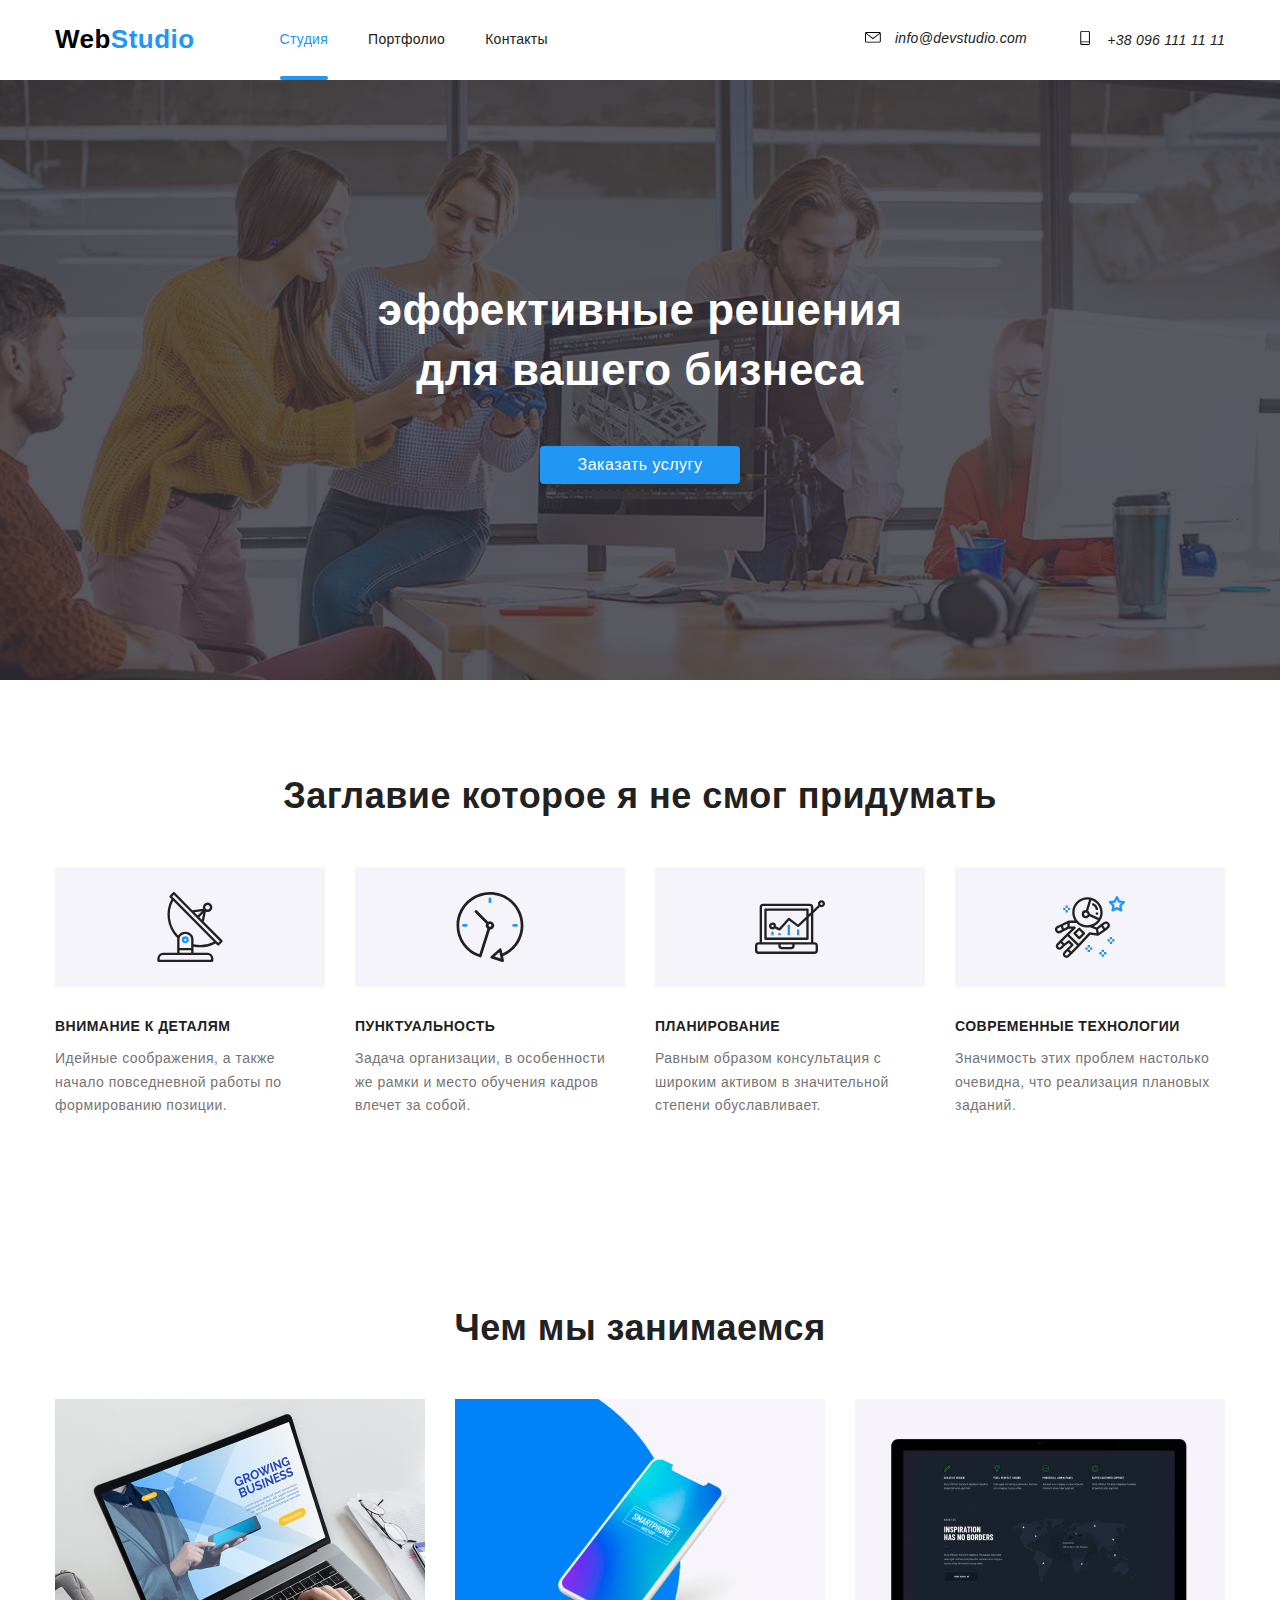
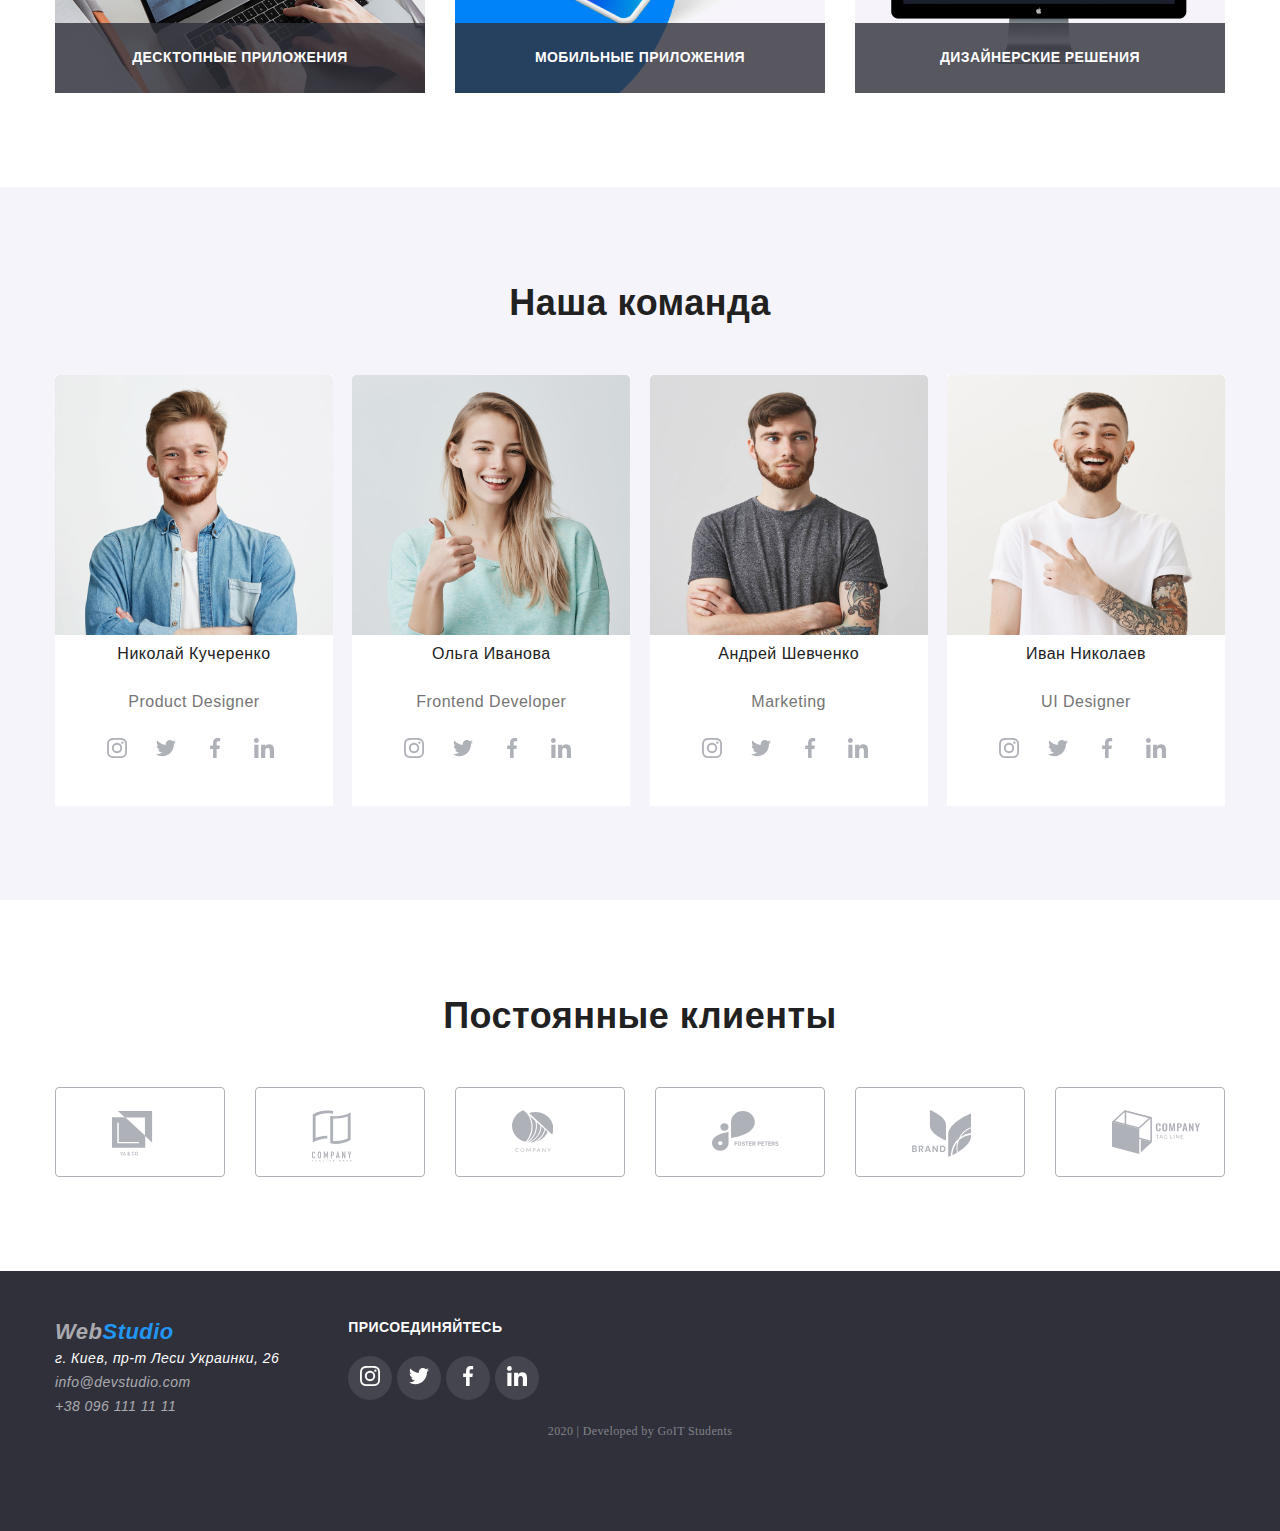
<file: index.html>
<!DOCTYPE html>
<html lang="ru">

<head>
  <meta charset="UTF-8" />
  <meta name="viewport" content="width=device-width, initial-scale=1.0" />
  <link rel="stylesheet"
    href="https://cdnjs.cloudflare.com/ajax/libs/modern-normalize/0.6.0/modern-normalize.min.css" />
  <link rel="stylesheet" href="./css/common.css" />
  <link rel="stylesheet" href="./css/styles.css" />
  <title>WEBstudIO</title>
</head>

<body class="page">
  <!-- ==========================================================
                                           HEADER                  
 ============================================================== -->
  <header class="page-header">
    <div class="container">
      <nav class="main-nav">
        <a class="header-logo" href="./index.html">Web<span class="logo-color">Studio</span></a>
        <ul class="nav-link list">
          <li class="item">
            <a href="./index.html" class="link-list current">Студия</a>
          </li>
          <li class="item">
            <a href="./portfolio.html" class="link-list">Портфолио</a>
          </li>
          <li class="item">
            <a href="./contacts.html" class="link-list">Контакты</a>
          </li>
        </ul>
        <address class="address">
          <a href="mailto:info@devstudio.com" class="link-list item">
            <svg class="mail" width="16" height="10.85">
              <use href="./img/sprite1.svg#mail"></use>
            </svg>
            info@devstudio.com</a>
          <a href="tel:+380961111111" class="link-list item">
            <svg class="phone" width="16" height="14.47">
              <use href="./img/sprite1.svg#hone"></use>
            </svg>
            +38 096 111 11 11</a>
        </address>
      </nav>
    </div>
  </header>
  <main>
    <!-- HERO -->
    <section class="hero overlay">
      <div class="container">
        <h1 class="hero-title">
          эффективные решения<br /> для вашего бизнеса
        </h1>
        <a href="" class="hero-button">Заказать услугу</a>
      </div>
    </section>
    <!-- Заглавие которое я не смог придумать, но оно потом будет скрыто -->
    <section class="section">
      <div class="container">
        <h2 class="section-title">Заглавие которое я не смог придумать</h2>
        <ul class="about-us">
          <li class="antenna tests">
            <!-- <img src="./img/advantage.jpg" alt="" class="link" width="270" height="120">-->
            <h3 class="title">Внимание к деталям</h3>
            <p>
              Идейные соображения, а также начало повседневной работы по формированию позиции.
            </p>
          </li>
          <li class="clock tests">
            <!-- <img src="./img/advantage.jpg" alt="" class="link" width="270" height="120">-->
            <h3 class="title">Пунктуальность</h3>
            <p>
              Задача организации, в особенности же рамки и место обучения кадров влечет за собой.
            </p>
          </li>
          <li class="computer tests">
            <!-- <img src="./img/advantage.jpg" alt="" class="link" width="270" height="120">-->
            <h3 class="title">Планирование</h3>
            <p>
              Равным образом консультация с широким активом в значительной степени обуславливает.
            </p>
          </li>
          <li class="kos tests">
            <!-- <img src=" ./img/advantage.jpg " alt=" " class="link " width="270 " height="120 ">-->
            <h3 class="title">Современные технологии</h3>
            <p>
              Значимость этих проблем настолько очевидна, что реализация плановых заданий.
            </p>
          </li>
        </ul>
      </div>
    </section>

    <!-- Чем мы занимаемся -->
    <section class="section">
      <div class="container">
        <h2 class="section-title">Чем мы занимаемся</h2>
        <ul class="work-list">
          <li>
            <img src="./img/noyt.jpg" alt="фото декстопные" width="370" height="294" />
            <div class="position-do">
              <p>Десктопные приложения</p>
            </div>
          </li>

          <li>
            <img src="./img/mob.jpg" alt="фото Мобильные" width="370" height="294" />
            <div class="position-do">
              <p>Мобильные приложения</p>
            </div>
          </li>
          <li>
            <img src="./img/monitor.jpg" alt="фото Дизайнерские решения" width="370" height="294" />
            <div class="position-do">
              <p>Дизайнерские решения</p>
            </div>
          </li>
        </ul>
      </div>
    </section>

    <!-- OUR TEAM -->
    <section class="team-section">
      <div class="container flex-team">
        <h2 class="section-title">Наша команда</h2>
        <ul class="team-list">
          <li class="hover-social">
            <img src="./img/imgjohn.svg " alt="John Smith " width="278" />
            <h3 lang="ru">Николай Кучеренко</h3>
            <p lang="en">Product Designer</p>
            <ul class="social-list">
              <a class="links-soc" href="https://www.instagram.com">
                <button class="btn-ic">
                  <svg class="btn-icon" width="20 " height="20">
                    <use href="./img/sprite.svg#instagram "></use>
                  </svg></button></a>
              <a href="https://twitter.com/ ">
                <button class="btn-ic">
                  <svg class="btn-icon" width="20" height="20">
                    <use href="./img/sprite.svg#twitter "></use>
                  </svg></button></a>
              <a href="https://www.facebook.com/ ">
                <button class="btn-ic">
                  <svg class="btn-icon" width="20 " height="20">
                    <use href="./img/sprite.svg#facebook "></use>
                  </svg></button></a>
              <a href="https://www.linkedin.com/ ">
                <button class="btn-ic">
                  <svg class="btn-icon" width="20 " height="20 ">
                    <use href="./img/sprite.svg#linkedin "></use>
                  </svg></button></a>
            </ul>
          </li>
          <li class="hover-social">
            <img src="./img/imgmarta.svg" alt="arta Stewart" width="278" />
            <h3 lang="ru">Ольга Иванова</h3>
            <p lang="en">Frontend Developer</p>
            <ul class="social-list">
              <a href="https://www.instagram.com">
                <button class="btn-ic">
                  <svg class="btn-icon" width="20 " height="20 ">
                    <use href="./img/sprite.svg#instagram "></use>
                  </svg></button></a>
              <a href="https://twitter.com/ ">
                <button class="btn-ic">
                  <svg class="btn-icon" width="20 " height="20 ">
                    <use href="./img/sprite.svg#twitter "></use>
                  </svg></button></a>
              <a href="https://www.facebook.com/ ">
                <button class="btn-ic">
                  <svg class="btn-icon" width="20 " height="20 ">
                    <use href="./img/sprite.svg#facebook "></use>
                  </svg></button></a>
              <a href="https://www.linkedin.com/ ">
                <button class="btn-ic">
                  <svg class="btn-icon" width="20 " height="20 ">
                    <use href="./img/sprite.svg#linkedin "></use>
                  </svg></button></a>
            </ul>
          </li>
          <li class="hover-social">
            <img src="./img/imgrobert.svg " alt="Robert Jakis " width="278" />
            <h3 lang="ru">Андрей Шевченко</h3>
            <p lang="en">Marketing</p>
            <ul class="social-list">
              <a href="https://www.instagram.com ">
                <button class="btn-ic">
                  <svg class="btn-icon" width="20 " height="20 ">
                    <use href="./img/sprite.svg#instagram "></use>
                  </svg></button></a>
              <a href="https://twitter.com/ ">
                <button class="btn-ic">
                  <svg class="btn-icon" width="20 " height="20 ">
                    <use href="./img/sprite.svg#twitter "></use>
                  </svg></button></a>
              <a href="https://www.facebook.com/ ">
                <button class="btn-ic">
                  <svg class="btn-icon" width="20 " height="20 ">
                    <use href="./img/sprite.svg#facebook "></use>
                  </svg></button></a>
              <a href="https://www.linkedin.com/ ">
                <button class="btn-ic">
                  <svg class="btn-icon" width="20 " height="20 ">
                    <use href="./img/sprite.svg#linkedin "></use>
                  </svg></button></a>
            </ul>
          </li>
          <li class="hover-social">
            <img src="./img/imgmartin.svg " alt="Martin Doe " width="278" />
            <h3 lang="ru">Иван Николаев</h3>
            <p lang="en">UI Designer</p>
            <ul class="social-list">
              <a href="https://www.instagram.com">
                <button class="btn-ic">
                  <svg class="btn-icon" width="20 " height="20 ">
                    <use href="./img/sprite.svg#instagram "></use>
                  </svg></button></a>
              <a href="https://twitter.com/ ">
                <button class="btn-ic">
                  <svg class="btn-icon" width="20 " height="20 ">
                    <use href="./img/sprite.svg#twitter "></use>
                  </svg></button></a>
              <a href="https://www.facebook.com/ ">
                <button class="btn-ic">
                  <svg class="btn-icon" width="20 " height="20 ">
                    <use href="./img/sprite.svg#facebook "></use>
                  </svg></button></a>
              <a href="https://www.linkedin.com/ ">
                <button class="btn-ic">
                  <svg class="btn-icon" width="20 " height="20 ">
                    <use href="./img/sprite.svg#linkedin "></use>
                  </svg></button></a>
            </ul>
          </li>
        </ul>
      </div>
    </section>

    <!-- Постоянные клиенты -->
    <section class="section">
      <div class="container">
        <h2 class="section-title">Постоянные клиенты</h2>
        <ul class="regular-customers">
          <li class="size-customers">
            <a href=" / ">
              <svg class="color" width="44" height="49">
                <use href="./img/spclients.svg#Client1"></use>
              </svg>
            </a>
          </li>
          <li class="size-customers">
            <a class="color" href="/ ">
              <svg class="color" width="40" height="52">
                <use href="./img/spclients.svg#Client2"></use>
              </svg>
            </a>
          </li>
          <li class="size-customers">
            <a href="/ ">
              <svg class="color" width="41" height="43">
                <use href="./img/spclients.svg#Client3"></use>
              </svg></a>
          </li>
          <li class="size-customers">
            <a href="/ "><svg class="color" width="80" height="42">
                <use href="./img/spclients.svg#Client4"></use>
              </svg></a>
          </li>
          <li class="size-customers">
            <a href="/ "><svg class="color" width="59" height="47">
                <use href="./img/spclients.svg#Client5"></use>
              </svg></a>
          </li>
          <li class="size-customers">
            <a href="/ "><svg class="color" width="88" height="45">
                <use href="./img/spclients.svg#Client6"></use>
              </svg></a>
          </li>
        </ul>
      </div>
    </section>
  </main>
  <!-- FOOTER -->
  <footer class="footer">
    <div class="container footer-flex">
      <address>
        <a class="footer-logo" href="./index.html ">Web<span class="logo-color">Studio</span></a>
        <br />г. Киев, пр-т Леси Украинки, 26 <br /><a href="mailto:info@devstudio.com ">info@devstudio.com</a><br />
        <a href="tel:+380961111111 ">+38 096 111 11 11</a>
      </address>
      <div class="join">
        <b class="title-go">присоединяйтесь</b>
        <ul class="social-list">
          <a href="https://www.instagram.com">
            <button class="ftr-ic">
              <svg class="ftr-icon" width="20 " height="20 ">
                <use href="./img/sprite.svg#instagram "></use>
              </svg></button></a>
          <a href="https://twitter.com/ ">
            <button class="ftr-ic">
              <svg class="ftr-icon" width="20 " height="20">
                <use href="./img/sprite.svg#twitter "></use>
              </svg></button></a>
          <a href="https://www.facebook.com/ ">
            <button class="ftr-ic">
              <svg class="ftr-icon" width="20 " height="20 ">
                <use href="./img/sprite.svg#facebook "></use>
              </svg></button></a>
          <a href="https://www.linkedin.com/ ">
            <button class="ftr-ic">
              <svg class="ftr-icon" width="20 " height="20 ">
                <use href="./img/sprite.svg#linkedin "></use>
              </svg></button></a>
        </ul>
      </div>
    </div>
    <p class="coop">2020 | Developed by GoIT Students</p>
  </footer>
</body>

</html>
</file>
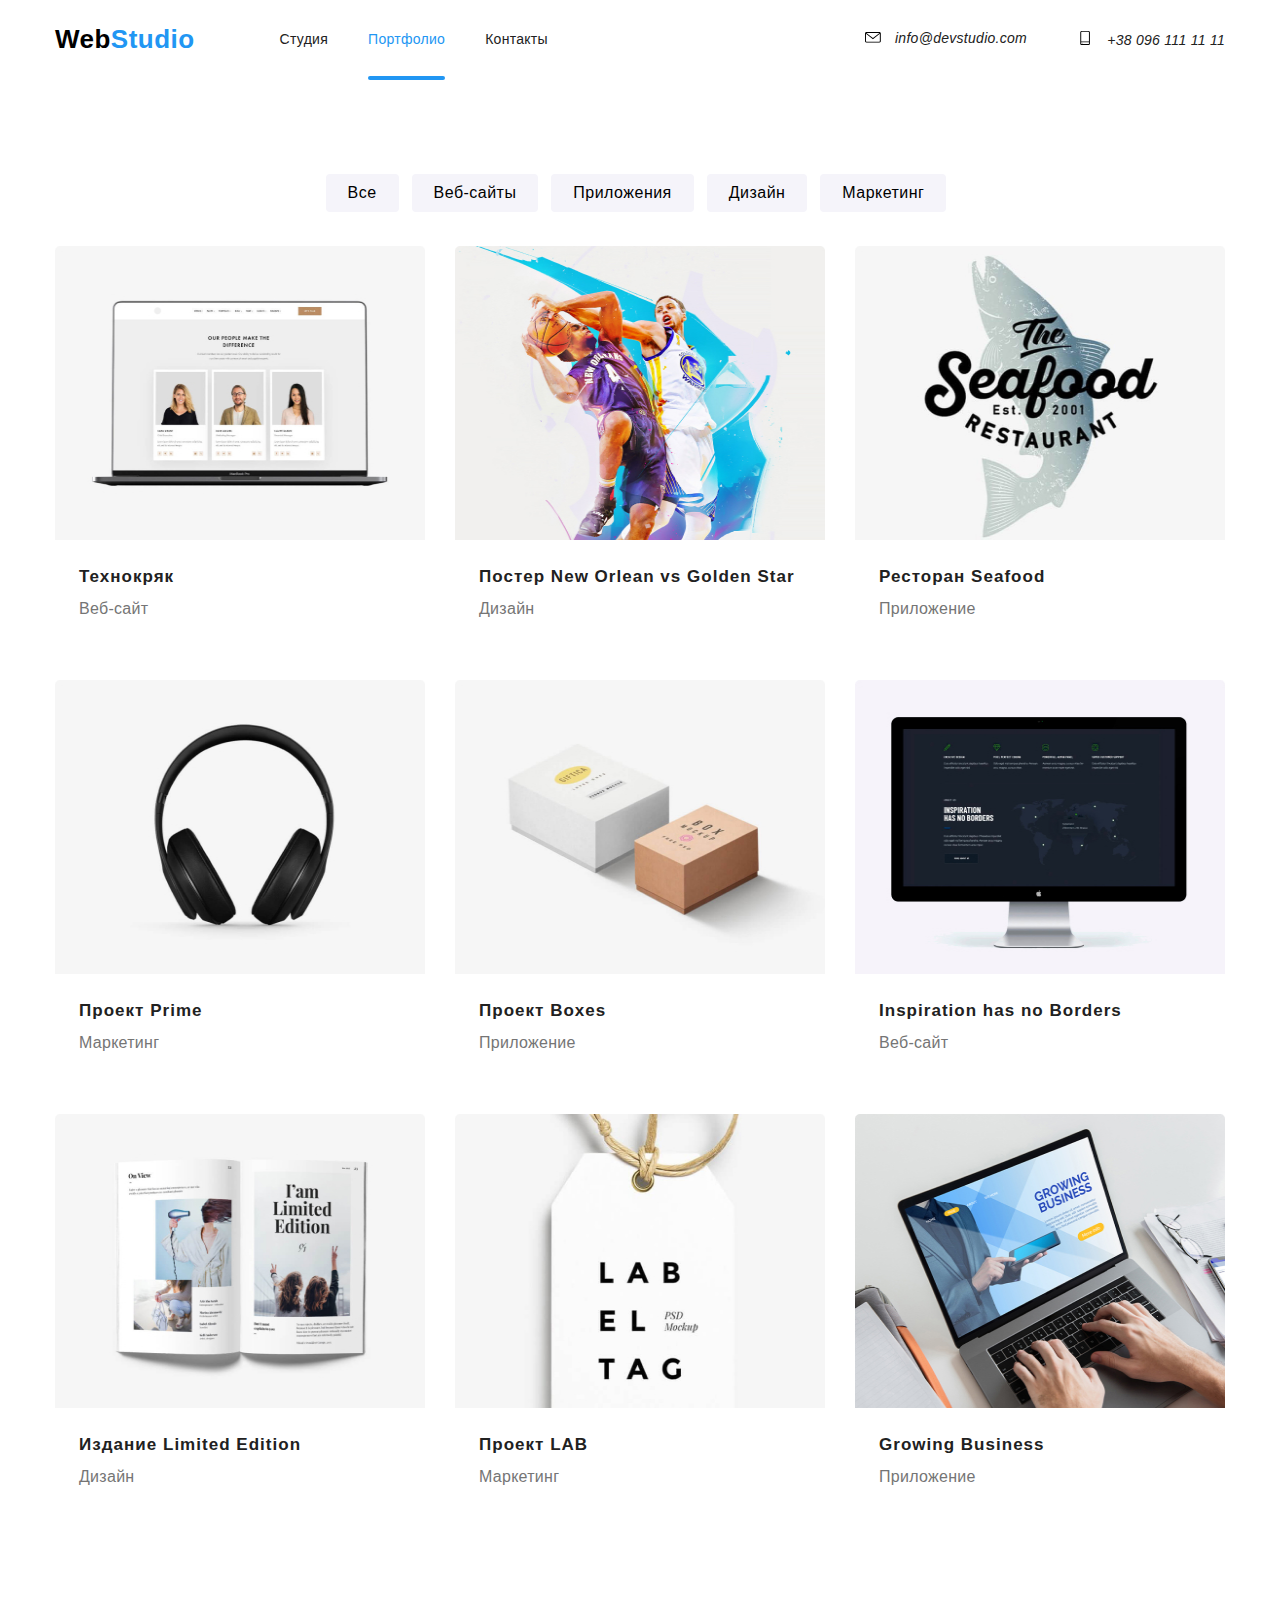
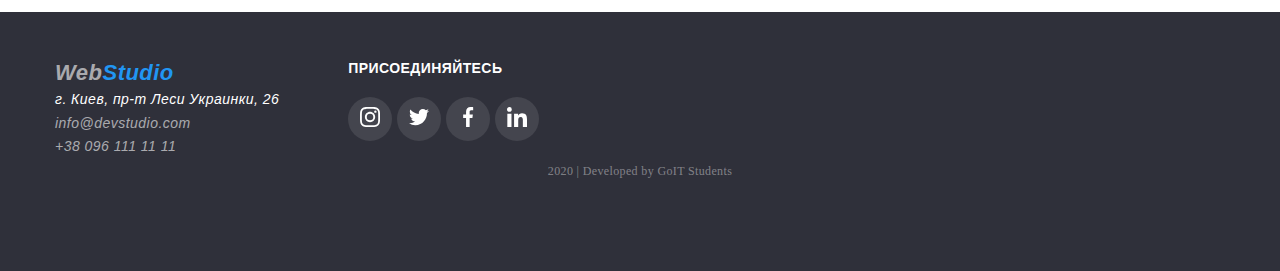
<file: portfolio.html>
<!DOCTYPE html>
<html lang="ru">

<head>
    <meta charset="UTF-8">
    <meta name="viewport" content="width=device-width, initial-scale=1.0">
    <link rel="stylesheet" href="https://cdnjs.cloudflare.com/ajax/libs/modern-normalize/0.6.0/modern-normalize.min.css" />
    <link rel="stylesheet" href="./css/common.css">
    <link rel="stylesheet" href="./css/styles.css">
    <title>Portfolio</title>
</head>

<body class="page">
    <!-- ==========================================================
                                           HEADER                  
 ============================================================== -->
    <header class="page-header">
        <div class="container">
            <nav class="main-nav">
                <a class="header-logo" href="./index.html">Web<span class="logo-color">Studio</span></a>
                <ul class="nav-link list">
                    <li class="item"><a href="./studio.html" class="link-list">Студия</a></li>
                    <li class="item"><a href="./portfolio.html" class="link-list current">Портфолио</a></li>
                    <li class="item"><a href="./contacts.html" class="link-list">Контакты</a></li>
                </ul>
                <address class="address">
            <a href="mailto:info@devstudio.com" class="link-list item">
                    <svg class="mail" width="16" height="10.85">
                    <use href="./img/sprite1.svg#mail"></use>
                </svg>
                info@devstudio.com</a>
            <a href="tel:+380961111111" class="link-list item">
                <svg class="phone" width="16" height="14.47">
                    <use href="./img/sprite1.svg#hone"></use>
                </svg>
                +38 096 111 11 11</a>
            </address>
            </nav>
        </div>
    </header>
    <!-- портфолио -->
    <section class="porto">
        <div class="container">
            <!-- <h1 class="title-port">OUR WORKS</h1> -->
            <form class="work-button">
                <button class="button">Все</button>
                <button class="button">Веб-сайты</button>
                <button class="button">Приложения</button>
                <button class="button">Дизайн</button>
                <button class="button lstb">Маркетинг</button>
            </form>
            <ul class="link-work porto-flex">
                <li class="test porto-container hover-social">
                    <div class="card-box">
                        <img src="./img/portfolio/name1.jpg" alt="" width="370" height="294">
                        <span class="upper-case">Технокряк это современная площадка распространения коронавируса. Компании используют эту платформу для цифрового шпионажа и атак на защищённые сервера конкурентов.</span>
                    </div>

                    <a href="#" class="link-list">
                        <div class="card-content">
                            <h3>Технокряк</h3>
                            <p>Веб-сайт</p>
                            <!-- <p><span class="about-site">Технокряк это современная площадка распространения коронавируса. Компании используют эту платформу для цифрового шпионажа и атак на защищённые сервера конкурентов.</span></p> -->
                        </div>
                    </a>
                </li>
                <li class="test porto-container hover-social">
                    <div class="card-box">
                        <img src="./img/portfolio/imggoldenstars.jpg" alt="" width="370" height="294">
                        <span class="upper-case">Технокряк это современная площадка распространения коронавируса. Компании используют эту платформу для цифрового шпионажа и атак на защищённые сервера конкурентов.</span>
                    </div>
                    <a href="#" class="link-list">
                        <div class="card-content">
                            <h3 class="strs">Постер New Orlean vs Golden Star</h3>
                            <p>Дизайн</p>
                        </div>
                    </a>
                </li>
                <li class="test porto-container hover-social">
                    <div class="card-box">
                        <img src="./img/portfolio/imgseafood.jpg" alt="imgseafood" width="370" height="294">
                        <span class="upper-case">Технокряк это современная площадка распространения коронавируса. Компании используют эту платформу для цифрового шпионажа и атак на защищённые сервера конкурентов.</span>
                    </div>
                    <a href="#" class="link-list">
                        <div class="card-content">
                            <h3>Ресторан Seafood</h3>
                            <p>Приложение</p>
                        </div>
                    </a>
                </li>
                <li class="test porto-container hover-social">
                    <div class="card-box">
                        <img src="./img/portfolio/imgprime.jpg" alt="prime" width="370" height="294">
                        <span class="upper-case">Технокряк это современная площадка распространения коронавируса. Компании используют эту платформу для цифрового шпионажа и атак на защищённые сервера конкурентов.</span>
                    </div>
                    <a href="#" class="link-list">
                        <div class="card-content">
                            <h3>Проект Prime</h3>
                            <p>Маркетинг</p>
                        </div>
                    </a>
                </li>
                <li class="test porto-container hover-social">
                    <div class="card-box">
                        <img src="./img/portfolio/imgboxes.jpg" alt="boxes" width="370" height="294">
                        <span class="upper-case">Технокряк это современная площадка распространения коронавируса. Компании используют эту платформу для цифрового шпионажа и атак на защищённые сервера конкурентов.</span>
                    </div>
                    <a href="#" class="link-list">
                        <div class="card-content">
                            <h3>Проект Boxes</h3>
                            <p>Приложение</p>
                        </div>
                    </a>
                </li>
                <li class="test porto-container hover-social">
                    <div class="card-box">
                        <img src="./img/portfolio/imgbordesr.jpg" alt="bordesr" width="370" height="294">
                        <span class="upper-case">Технокряк это современная площадка распространения коронавируса. Компании используют эту платформу для цифрового шпионажа и атак на защищённые сервера конкурентов.</span>
                    </div>
                    <a href="#" class="link-list">
                        <div class="card-content">
                            <h3>Inspiration has no Borders</h3>
                            <p>Веб-сайт</p>
                        </div>
                    </a>
                </li>
                <li class="test porto-container hover-social">
                    <div class="card-box">
                        <img src="./img/portfolio/imglimited.jpg" alt="limited" width="370" height="294">
                        <span class="upper-case">Технокряк это современная площадка распространения коронавируса. Компании используют эту платформу для цифрового шпионажа и атак на защищённые сервера конкурентов.</span>
                    </div>
                    <a href="#" class="link-list">
                        <div class="card-content">
                            <h3>Издание Limited Edition</h3>
                            <p>Дизайн</p>
                        </div>
                    </a>
                </li>
                <li class="test porto-container hover-social">
                    <div class="card-box">
                        <img src="./img/portfolio/imglab.jpg" alt="lab" width="370" height="294">
                        <span class="upper-case">Технокряк это современная площадка распространения коронавируса. Компании используют эту платформу для цифрового шпионажа и атак на защищённые сервера конкурентов.</span>
                    </div>
                    <a href="#" class="link-list">
                        <div class="card-content">
                            <h3>Проект LAB</h3>
                            <p>Маркетинг</p>
                        </div>
                    </a>
                </li>
                <li class="test porto-container hover-social">
                    <div class="card-box">
                        <img src="./img/portfolio/imggroving.jpg" alt="groving" width="370" height="294">
                        <span class="upper-case">Технокряк это современная площадка распространения коронавируса. Компании используют эту платформу для цифрового шпионажа и атак на защищённые сервера конкурентов.</span>
                    </div>
                    <a href="#" class="link-list">
                        <div class="card-content">
                            <h3>Growing Business</h3>
                            <p>Приложение</p>
                        </div>
                    </a>
                </li>
            </ul>
        </div>
    </section>

    <!-- FOOTER -->
    <footer class="footer">
        <div class="container footer-flex">
            <address>
            <a class="footer-logo" href="./index.html">Web<span class="logo-color">Studio</span></a>
            <br>г. Киев, пр-т Леси Украинки, 26
            <br><a href="mailto:info@devstudio.com ">info@devstudio.com</a><br>
            <a href="tel:+380961111111 ">+38 096 111 11 11</a>
            </address>
            <div class="join">
                <b class="title-go">присоединяйтесь</b>
                <ul class="social-list">
                    <a href="https://www.instagram.com ">
                        <button class="ftr-ic">
                                <svg class="ftr-icon" width="20" height="20">
                                    <use href="./img/sprite.svg#instagram"></use>
                                </svg>
                            </button></a>
                    <a href="https://twitter.com/ ">
                        <button class="ftr-ic">
                                <svg class="ftr-icon" width="20" height="20">
                                    <use href="./img/sprite.svg#twitter"></use>
                                </svg>
                            </button></a>
                    <a href="https://www.facebook.com/">
                        <button class="ftr-ic">
                                <svg class="ftr-icon" width="20" height="20">
                                    <use href="./img/sprite.svg#facebook"></use>
                                </svg>
                                </button></a>
                    <a href="https://www.linkedin.com/ ">
                        <button class="ftr-ic">
                                <svg class="ftr-icon" width="20" height="20">
                                    <use href="./img/sprite.svg#linkedin"></use>
                                </svg>
                            </button></a>
                </ul>
            </div>
        </div>
        <p class="coop ">2020 | Developed by GoIT Students </p>
    </footer>

</body>

</html>
</file>
<file: css/common.css>
:root {
    /* Цвет основного текста #212121 */
    --primery-text-color: #212121;
    /* вторичный цвет текста <p> #757575 */
    --secondary-text-color: #757575;
    /* Акцент (текст при наведении) #2196F3 */
    --text-color-accent: #2196F3;
    /* Копирейт в футере rgba(255, 255, 255, 0.4) */
    --footer-copyright-color: rgba(255, 255, 255, 0.4);
}


/* body */

img {
    vertical-align: bottom
}

html {
    box-sizing: border-box;
}

*,
*::before,
*::after {
    box-sizing: inherit;
}

.page {
    background-color: #ffffff;
    color: var(--primery-text-color);
    font-family: Roboto, sans-serif;
    letter-spacing: 0.03em;
}


/* HEADER */

.main-nav {
    display: flex;
    align-items: center;
}

.main-nav .address {
    margin-left: auto;
}

.logo-color {
    color: var(--text-color-accent);
}

.header-logo {
    color: #000000;
    font-weight: 700;
    font-size: 26px;
    line-height: 1.9;
    text-decoration: none;
}

.list {
    list-style: none;
}

.link-list {
    text-decoration: none;
    color: #212121;
    font-size: 14px;
    line-height: 1.14;
    letter-spacing: 0.02em;
    font-weight: 500;
    transition: color 250ms cubic-bezier(0.4, 0, 0.2, 1)
}

.link-list:hover,
.link-list:focus {
    color: var(--text-color-accent);
    fill: var(--text-color-accent);
}

.nav-link {
    display: flex;
    color: #212121;
    margin-top: 0;
    margin-bottom: 0;
    padding-left: 0;
    margin-left: 85px;
}

.nav-link .link-list {
    display: block;
    padding-top: 32px;
    padding-bottom: 32px;
}

.nav-link .link-list.current {
    color: #2196F3;
}

.nav-link .item:not(:last-child) {
    margin-right: 40px;
}

.address {
    color: var(--secondary-text-color);
}

.address {
    display: flex;
}

.address .item:not(:last-child) {
    margin-right: 50px;
}

.list .current::after {
    position: absolute;
    content: "";
    display: block;
    bottom: 0px;
    left: 0px;
    width: 100%;
    height: 4px;
    background-color: var(--text-color-accent);
    border-radius: 2px;
}

.item {
    position: relative;
}
</file>
<file: css/styles.css>
/* Вторичный цвет фона #F5F4FA */


/* футер цвет фона иконок соцсетей:rgba(255, 255, 255, 0.1); */


/* MAIN */

.phone {
    color: #757575;
    /* height: 14.94px; */
    margin-right: 10px;
}

.mail {
    display: inline-block;
    color: #757575;
    /* height: 11.2px; */
    margin-right: 10px;
}

.section {
    padding-bottom: 94px;
    padding-top: 94px;
}

.team-section {
    padding-bottom: 94px;
    padding-top: 94px;
}

.container {
    width: 1200px;
    padding-left: 15px;
    padding-right: 15px;
    margin-left: auto;
    margin-right: auto;
    /* outline: 1px solid tomato; */
}

.section p {
    color: var(--secondary-text-color);
}


/* Заглавие которое я не смог придумать */

.tests:not(:last-child) {
    width: 270px;
    margin-right: 30px;
}

.about-us .link {
    background-color: #f5f4fa;
}

.about-us {
    display: flex;
    margin-top: 0;
    margin-bottom: 0;
    list-style-type: none;
    padding-left: 0;
    /* outline: solid 1px tomato; */
}

.antenna::before {
    display: block;
    content: '';
    width: 270px;
    height: 120px;
    background-image: url('../img/antenna.svg');
    background-size: 70px;
    background-repeat: no-repeat;
    background-position: center;
    background-color: #f5f4fa;
    /* outline: solid 1px teal; */
}

.clock::before {
    display: block;
    content: '';
    width: 270px;
    height: 120px;
    background-image: url('../img/clock.svg');
    background-size: 70px;
    background-repeat: no-repeat;
    background-position: center;
    background-color: #f5f4fa;
    /* outline: solid 1px teal; */
}

.computer::before {
    display: block;
    content: '';
    width: 270px;
    height: 120px;
    background-image: url('../img/diagram.svg');
    background-size: 70px;
    background-repeat: no-repeat;
    background-position: center;
    background-color: #f5f4fa;
    /* outline: solid 1px teal; */
}

.kos::before {
    display: block;
    content: '';
    width: 270px;
    height: 120px;
    background-image: url('../img/astronaut.svg');
    background-size: 70px;
    background-repeat: no-repeat;
    background-position: center;
    background-color: #f5f4fa;
    /* outline: solid 1px teal; */
}


/* Чем мы занимаемся */

.work-list p {
    position: absolute;
    bottom: 0px;
    background-color: rgba(47, 48, 58, 0.8);
    color: #ffffff;
    padding: 27px;
    /* padding-left: 83px; */
    /* padding-right: 82px; */
    width: 370px;
    height: 70px;
}


/* OUR TEAM */

.links-soc:hover {
    fill: white;
    color: white;
}

.social-list {
    margin-bottom: 34px;
    margin-right: 36px;
}

.hover-social:hover {
    -webkit-box-shadow: 0px 6px 6px 0px rgba(51, 51, 53, 0.59);
    -moz-box-shadow: 0px 6px 6px 0px rgba(51, 51, 53, 0.59);
    box-shadow: 0px 6px 6px 0px rgba(51, 51, 53, 0.59);
    transition: box-shadow 500ms cubic-bezier(0.4, 0, 0.2, 1);
}

.ftr-icon {
    fill: white;
}

.btn-ic {
    fill: #afb1b8;
    padding: 0;
    background-color: #ffffff;
    border: none;
    width: 44px;
    height: 44px;
    border-radius: 50%;
    transition: background-color 250ms cubic-bezier(0.4, 0, 0.2, 1);
  
}


.ftr-ic {
    padding: 0;
    background-color: #44454e;
    border: none;
    width: 44px;
    height: 44px;
    border-radius: 50%;
    transition: background-color 250ms cubic-bezier(0.4, 0, 0.2, 1);
}

.ftr-ic:hover {
    background-color: #2196f3;
}

.btn-ic:hover {
    background-color: #2196f3;
    fill: white;
    /* color: white; */
}

.team-section {
    background-color: #f5f4fa;
}

.team-section p {
    color: var(--secondary-text-color);
}

.team-list li {
    background-color: #ffffff;
}

.team-list img:hover,
.team-list a:focus {
    background-color: var(--text-color-accent);
}


/* Постоянные клиенты */


/* button */

.button {
    background-color: #f5f4fa;
    font-weight: 500;
    font-size: 16px;
    line-height: 1.62;
    text-align: center;
    border: none;
    transition: color 250ms cubic-bezier(0.4, 0, 0.2, 1);
    transition: background-color 250ms cubic-bezier(0.4, 0, 0.2, 1);
}

.button:hover {
    background-color: var(--text-color-accent);
    border: none;
}

.hero-button {
    display: inline-block;
    background-color: var(--text-color-accent);
    color: #ffffff;
    padding: 10px 32px;
    box-shadow: 0px 4px 4px rgba(0, 0, 0, 0.15);
    border-radius: 4px;
    text-decoration: none;
    min-width: 200px;
    text-align: center;
    margin-bottom: 200px;
    margin-top: 46px;
}


/* HERO */


/* Фон в Герое */

.overlay {
    max-width: 1600px;
    height: 600px;
    margin-left: auto;
    margin-right: auto;
    background-size: cover;
    background-repeat: no-repeat;
    background-position: center;
    background-image: linear-gradient( to right, rgba(47, 48, 58, 0.8), rgba(47, 48, 58, 0.8)), url(../img/hero.jpg);
}

.hero {
    text-align: center;
    padding-top: 200px;
}

.hero-title {
    font-weight: 900;
    font-size: 44px;
    line-height: 1.36;
    margin-bottom: 0;
    margin-top: 0;
    color: #ffffff;
    /* or 136% */
}


/* Заглавие которое я не смог придумать,
но оно потом будет скрыто */

.about-us .title {
    font-weight: 700;
    font-size: 14px;
    line-height: 1.4;
    text-transform: uppercase;
}

.about-us p {
    font-weight: 400;
    font-size: 14px;
    line-height: 1.7;
    margin-top: 0;
    margin-bottom: 0;
}

.title {
    margin-bottom: 10px;
    margin-top: 30px;
}


/* Чем мы занимаемся */

.section-title {
    font-weight: 700;
    font-size: 36px;
    line-height: 1.2;
    text-align: center;
    margin-top: 0;
    margin-bottom: 50px;
}

.work-list li p {
    font-weight: 700;
    font-size: 14px;
    line-height: 1.14;
    text-align: center;
    letter-spacing: 0.03em;
    text-transform: uppercase;
}

.work-list {
    position: relative;
    display: flex;
    justify-content: space-between;
    list-style-type: none;
    margin-top: 0;
    margin-bottom: 0;
    padding-left: 0;
}

.work-list p {
    margin-top: 0;
    margin-bottom: 0;
}


/* OUR TEAM */

.team-list {
    display: flex;
    justify-content: space-between;
}

.team-list li h3 {
    font-weight: 500;
    font-size: 16px;
    line-height: 1.18;
    text-align: center;
}

.team-list li p {
    font-weight: 400;
    font-size: 16px;
    line-height: 1.18;
    /* identical to box height */
    text-align: center;
}

.team-list {
    margin-bottom: 0;
    margin-top: 0;
    list-style-type: none;
    list-style-position: 0;
    padding-left: 0;
}

.team-list p {
    margin-bottom: 16px;
    margin-top: 0;
}

.team-list h3 {
    margin-bottom: 30px;
    margin-top: 10px;
}


/* ПОСТОЯННЫЕ КЛИЕНТЫ */

.regular-customers {
    display: flex;
    justify-content: space-between;
    margin-top: 0;
    margin-bottom: 0;
    list-style-type: none;
    padding-left: 0;
}

.size-customers {
    fill: #afb1b8;
    width: 170px;
    height: 90px;
    /* background-color: teal; */
    border: 1px solid #afb1b8;
    box-sizing: border-box;
    border-radius: 4px;
    padding-top: 22px;
    padding-bottom: 21px;
    padding-left: 56px;
    padding-right: 55px;
    transition: border-color 250ms cubic-bezier(0.4, 0, 0.2, 1), fill 250ms cubic-bezier(0.4, 0, 0.2, 1);
}

.size-customers:hover {
    border-color: #2196f3;
    fill: #2196f3;
}


/* OUR WORKS */

.upper-hover {
    overflow: hidden;
    position: relative;
}

.card-box {
    position: relative;
    overflow: hidden;
}

.card-content {
    padding-left: 24px;
    padding-right: 24px;
    padding-bottom: 20px;
    padding-top: 20px;
}

.porto-flex {
    display: flex;
    flex-wrap: wrap;
    justify-content: space-between;
}

.porto-container {
    width: 370px;
    height: 404px;
    /* margin-right: 30px; */
    margin-bottom: 30px;
}


/* .porto-container:nth-child(3n) {
        margin-right: 0;
    } */

.porto-container:nth-last-child(-n+3) {
    margin-bottom: 0;
}

.porto {
    padding-top: 94px;
    padding-bottom: 94px;
}

.work-button {
    text-align: center;
    margin-bottom: 34px;
}

.work-button .button {
    margin-right: 8px;
    padding: 6px 22px;
    display: inline-block;
    background: #f5f4fa;
    border-radius: 4px;
    font-style: normal;
    font-weight: 500;
    font-size: 16px;
    line-height: 26px;
    /* identical to box height, or 162% */
    text-align: center;
    letter-spacing: 0.03em;
}

.lstb {
    margin-right: 0;
}

.work-button .button:hover {
    background-color: #2196f3;
    color: white;
    box-shadow: 0px 2px 2px rgba(0, 0, 0, 0.12), 0px 1px 2px rgba(0, 0, 0, 0.08), 0px 3px 1px rgba(0, 0, 0, 0.1);
}


/* .title-port {
    margin-top: 0;
    margin-bottom: 0;
} */


/* .test {
        outline: solid 1px turquoise;
    }
     */

.link-work {
    list-style-type: none;
    margin-top: 0;
    margin-bottom: 0;
    padding-left: 0;
}

.link-work h3 {
    margin-bottom: 0;
    margin-top: 0;
}

.link-work p {
    margin-bottom: 0px;
    margin-top: 0;
}

.link-work li h3 {
    font-weight: 700;
    font-size: 17px;
    line-height: 2;
    letter-spacing: 0.06em;
}

.link-work li p {
    font-weight: 400;
    font-size: 16px;
    line-height: 1.87;
    color: #757575;
}

.about-site {
    font-weight: 400;
    font-size: 18px;
    line-height: 1.56;
    /* or 156% */
    letter-spacing: 0.03em;
}

.upper-case {
    position: absolute;
    top: 0;
    left: 0;
    margin: 0;
    padding-top: 63px;
    padding-bottom: 63px;
    padding-left: 24px;
    padding-right: 24px;
    opacity: 1;
    width: 100%;
    height: 100%;
    font-family: Roboto;
    font-style: normal;
    font-weight: normal;
    font-size: 18px;
    line-height: 1.56;
    color: white;
    letter-spacing: 0.03em;
    background-color: rgba(33, 150, 243, 0.9);
    transform: translateY(100%);
    transition: transform 250ms cubic-bezier(0.4, 0, 0.2, 1);
}

.card-box:hover .upper-case,
.card-box:focus .upper-case {
    /* opacity: 1; */
    transform: translateY(0);
}


/* footer */

.footer-flex {
    display: flex;
}

.footer-logo {
    /* display: block; */
    font-weight: bold;
    font-size: 22px;
    line-height: 26px;
    margin-bottom: 10px;
}

.footer {
    background-color: #2f303a;
    color: #ffffff;
    padding-top: 48px;
    padding-bottom: 88px;
}

.footer a {
    color: rgba(255, 255, 255, 0.6);
    text-decoration: none;
}

.footer address {
    font-weight: 400;
    font-size: 14px;
    line-height: 1.7;
}

.footer ul {
    list-style-type: none;
    margin-top: 0;
    margin-bottom: 0;
    padding-left: 0;
}

.coop {
    margin-bottom: 0;
    margin-top: 0;
    font-family: Roboto;
    font-style: normal;
    font-weight: normal;
    font-size: 12px;
    line-height: 24px;
    /* or 200% */
    text-align: center;
    letter-spacing: 0.03em;
    color: rgba(255, 255, 255, 0.4);
}

.logo-social-network {
    display: flex;
    padding-left: 0;
    justify-content: center;
    padding-bottom: 24px;
}

.title-go {
    display: block;
    margin-bottom: 21px;
    font-weight: bold;
    font-size: 14px;
    line-height: 16px;
    letter-spacing: 0.03em;
    text-transform: uppercase;
}

.join {
    margin-left: 69px;
}
</file>
